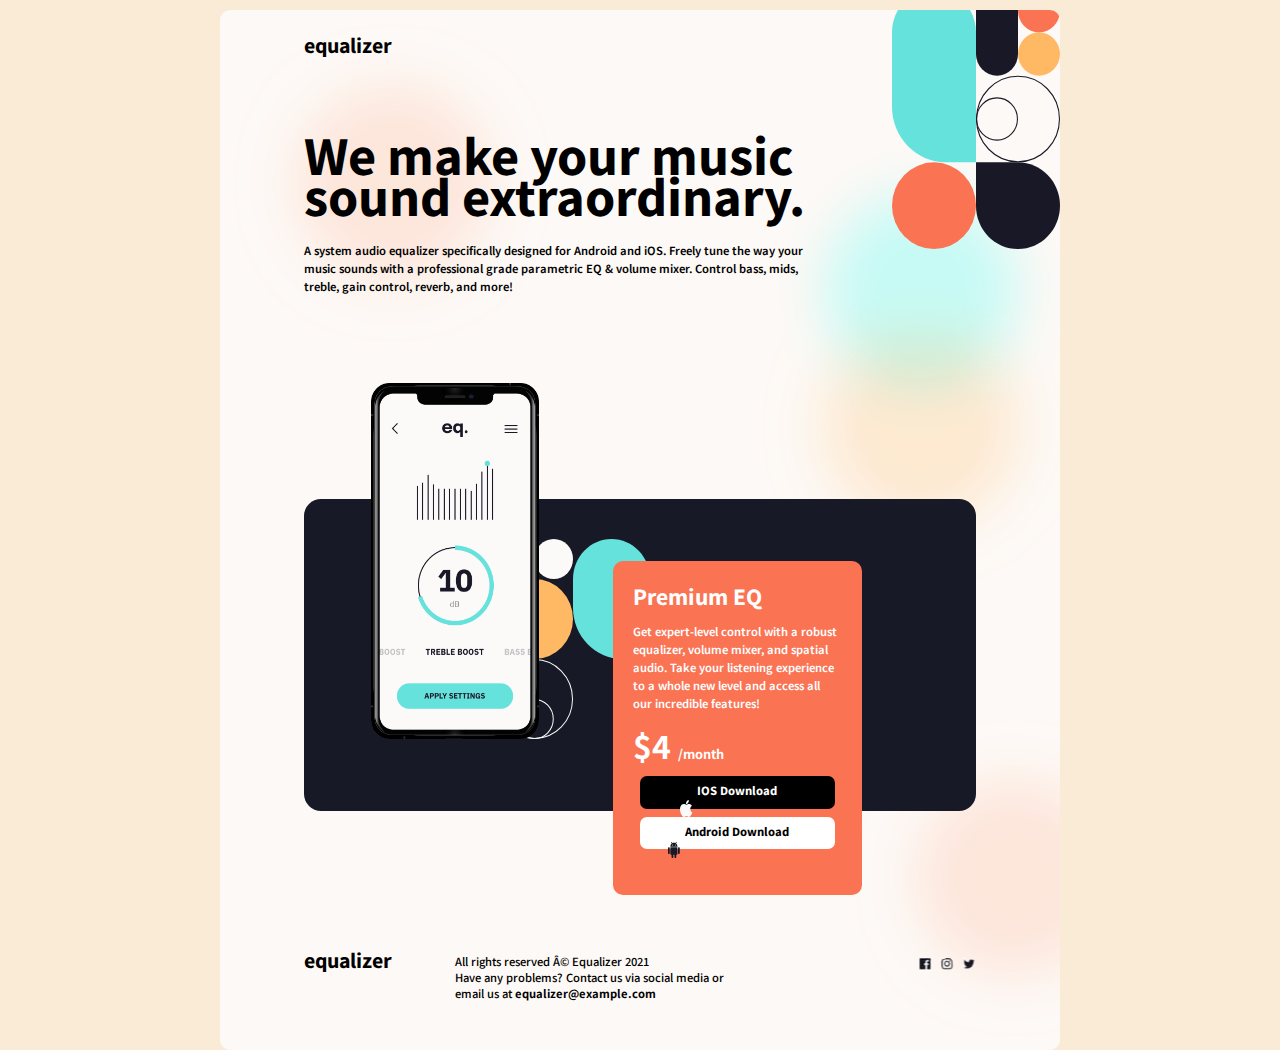
<file: page.html>
<!DOCTYPE html>
<html>
    <head>
        <link rel="stylesheet" href="ass19.css">
        <link href="https://fonts.googleapis.com/css2?family=Archivo+Black&family=Gruppo&family=Hind+Siliguri:wght@300;400;500;600;700&family=Hind:wght@300;400;500;600;700&family=IBM+Plex+Sans:ital,wght@0,100;0,200;0,300;0,400;0,500;0,600;0,700;1,100;1,200;1,300;1,400;1,500;1,600;1,700&family=Inter:ital,opsz,wght@0,14..32,100..900;1,14..32,100..900&family=Karla:ital,wght@0,200..800;1,200..800&family=Merriweather:ital,wght@0,300;0,400;0,700;0,900;1,300;1,400;1,700;1,900&family=Noto+Sans+JP:wght@100..900&family=Noto+Sans+KR:wght@100..900&family=Noto+Sans+Nag+Mundari:wght@400..700&family=Noto+Sans+SC:wght@100..900&family=Noto+Serif+Display:ital,wght@0,100..900;1,100..900&family=Noto+Serif:ital,wght@0,100..900;1,100..900&family=Pacifico&family=Poppins:ital,wght@0,100;0,200;0,300;0,400;0,500;0,600;0,700;0,800;0,900;1,100;1,200;1,300;1,400;1,500;1,600;1,700;1,800;1,900&family=Radio+Canada+Big:ital,wght@0,400..700;1,400..700&family=Radio+Canada:ital,wght@0,300..700;1,300..700&family=Red+Hat+Display:ital,wght@0,300..900;1,300..900&family=Roboto+Mono:ital,wght@0,100..700;1,100..700&family=Roboto:ital,wght@0,100;0,300;0,400;0,500;0,700;0,900;1,100;1,300;1,400;1,500;1,700;1,900&family=Sawarabi+Mincho&family=Source+Code+Pro:ital,wght@0,200..900;1,200..900&family=Teko:wght@300..700&family=Zain:wght@200;300;400;700;800;900&display=swap" rel="stylesheet">
    </head>
    <body>
<center>
     <div class="whole">
        <img src="bgpattern1.svg" class="image1">
        <div class="div1">
            <p class="para1 font1">equalizer</p>
            <p class="font1 para2">We make your music sound extraordinary.</p>
            <p class="para3 font1">A system audio equalizer specifically designed for Android and iOS. Freely tune the way your music sounds with a professional grade parametric EQ & volume mixer. Control bass, mids, treble, gain control, reverb, and more!</p>
        </div>
        <div class="div2">
            <img src="bgpattern2.svg" class="image2">
            <img src="phone.png" class="image3">
            <div class="div4">
                <p class="para4 font1 color"> Premium EQ</p>
                <p class="para3 font1 color">Get expert-level control with a robust equalizer, volume mixer, and spatial audio. Take your listening experience to a whole new level and access all our incredible features!</p>
                <p class="para5 font1 color top1"> $4 <span style="font-size: .4em">/month </span></p>
                <div class="div5">
                    <img src="16.svg"class="image4">
                    <p class="para7 font1 color center">IOS Download</p>

                </div>
                <div class="div6">
                    <img src="15.svg"class="image5">
                    <p class="para7 font1 center">Android Download</p>
                </div>
            </div>
        </div>
        <div class="divlast">
            <div class="div7">
             <p class="para1 font1">equalizer</p> </div>
             <div class="div8">
             <p class="para6 font1 top2">All rights reserved Â© Equalizer 2021 </p>
             <p class="para6 font1">Have any problems? Contact us via social media or</p>
             <p class="para6 font1">email us at <b>equalizer@example.com </b></p> </div>
             <div class="div7">
                <img src="in.png"class="inimage">
             </div>
        </div>
     </div>
</center>

    </body>
</html>
</file>
<file: ass19.css>
*{
    margin: 0px;
    padding:0px;
    box-sizing: border-box;
}
body{
    height:100%;
    width: 100%;
    background-color: antiquewhite;
}
.font1{
    font-family: 'Noto Sans JP',sans-serif;
    text-align: left;
}
.para1{
    font-size: 1.2em;
    text-align: left;
    font-weight:800;
}
.whole{
    height:1040px;
    width: 840px;
    background-image: url(bgdesktop1.png);
    background-color: #FDF9F6;
    background-size:cover;
    position:relative;
    margin-top: 10px;
    border-radius: 10px;
    overflow: clip;
}
.image1{
    position:absolute;
    height:25%;
    width:20%;
    right:0%;
    top:-2%;
}
.div1{
    height:30%;
    width: 60%;
    position: absolute;
    right: 30%;
    top: 2%;
}
.para2{
    font-size:3em;
    font-weight:800;
    padding-top:15%;
    line-height: 4.5vh;
}
.para3{
    font-size:0.7em;
    font-weight: 600;
    margin-top: 5%;
    line-height: 2vh;
}
.div2{
    height: 30%;
    width: 80%;
    position: absolute;
    background-color: #171926;
    top: 47%;
    left: 10%;
    border-radius: 17px;
}
.image2{
    height:77%;
    width:23%;
    margin-right: 20%;
}
.image3{
    position:absolute;
    height: 114%;
    width: 25%;
    top:-37%;
    left: 10%;
}
.div4{
    position: absolute;
    height:107%;
    width: 37%;
    background-color: #FA7353;
    right:17%;
    top: 20%;
    border-radius: 10px;
    padding:3%;
}
.color{
    color: #FFF;
}
.para4{
    font-size: 1.3em;
    font-weight: 800;
}
.para5{
    font-size:2em;
    font-weight: 700;
}
.div5{
    height:11%;
    width: 94%;
    background-color: black;
    margin-top: 4%;
    border-radius: 7px;
}
.div6{
    height: 11%;
     border-radius: 7px;
    width: 94%;
    background-color: #FFF;
    margin-top: 4%;
}
.divlast{
    height:7%;
    width: 90%;
    position: absolute;
    top: 90%;
    left:10%;
    display: flex;
    align-items: space-between;
}
.para6{
    font-size:0.7em;
    font-weight: 500;
}
.div7{
    height: 100%;
    width: 20%;
}
.div8{
    height: 100%;
    width: 60%;
}
.image4{
    position: absolute;
    left:27%;
    height: 5%;
    width: 5%;
    top:71.5%;
}
.para7{
     font-size: .7em;
     font-weight:800;
     padding-top: 3%;
}
.image5{
    position: absolute;
    left:22%;
    height: 5%;
    width: 5%;
    top:84%;
}
.center{
    text-align:center;
}
.inimage{
    margin-top:7%;margin-right:50%;
}
.top1{
    margin-top:5%;
}
.top2{
    margin-top:1.5%;
}
</file>
